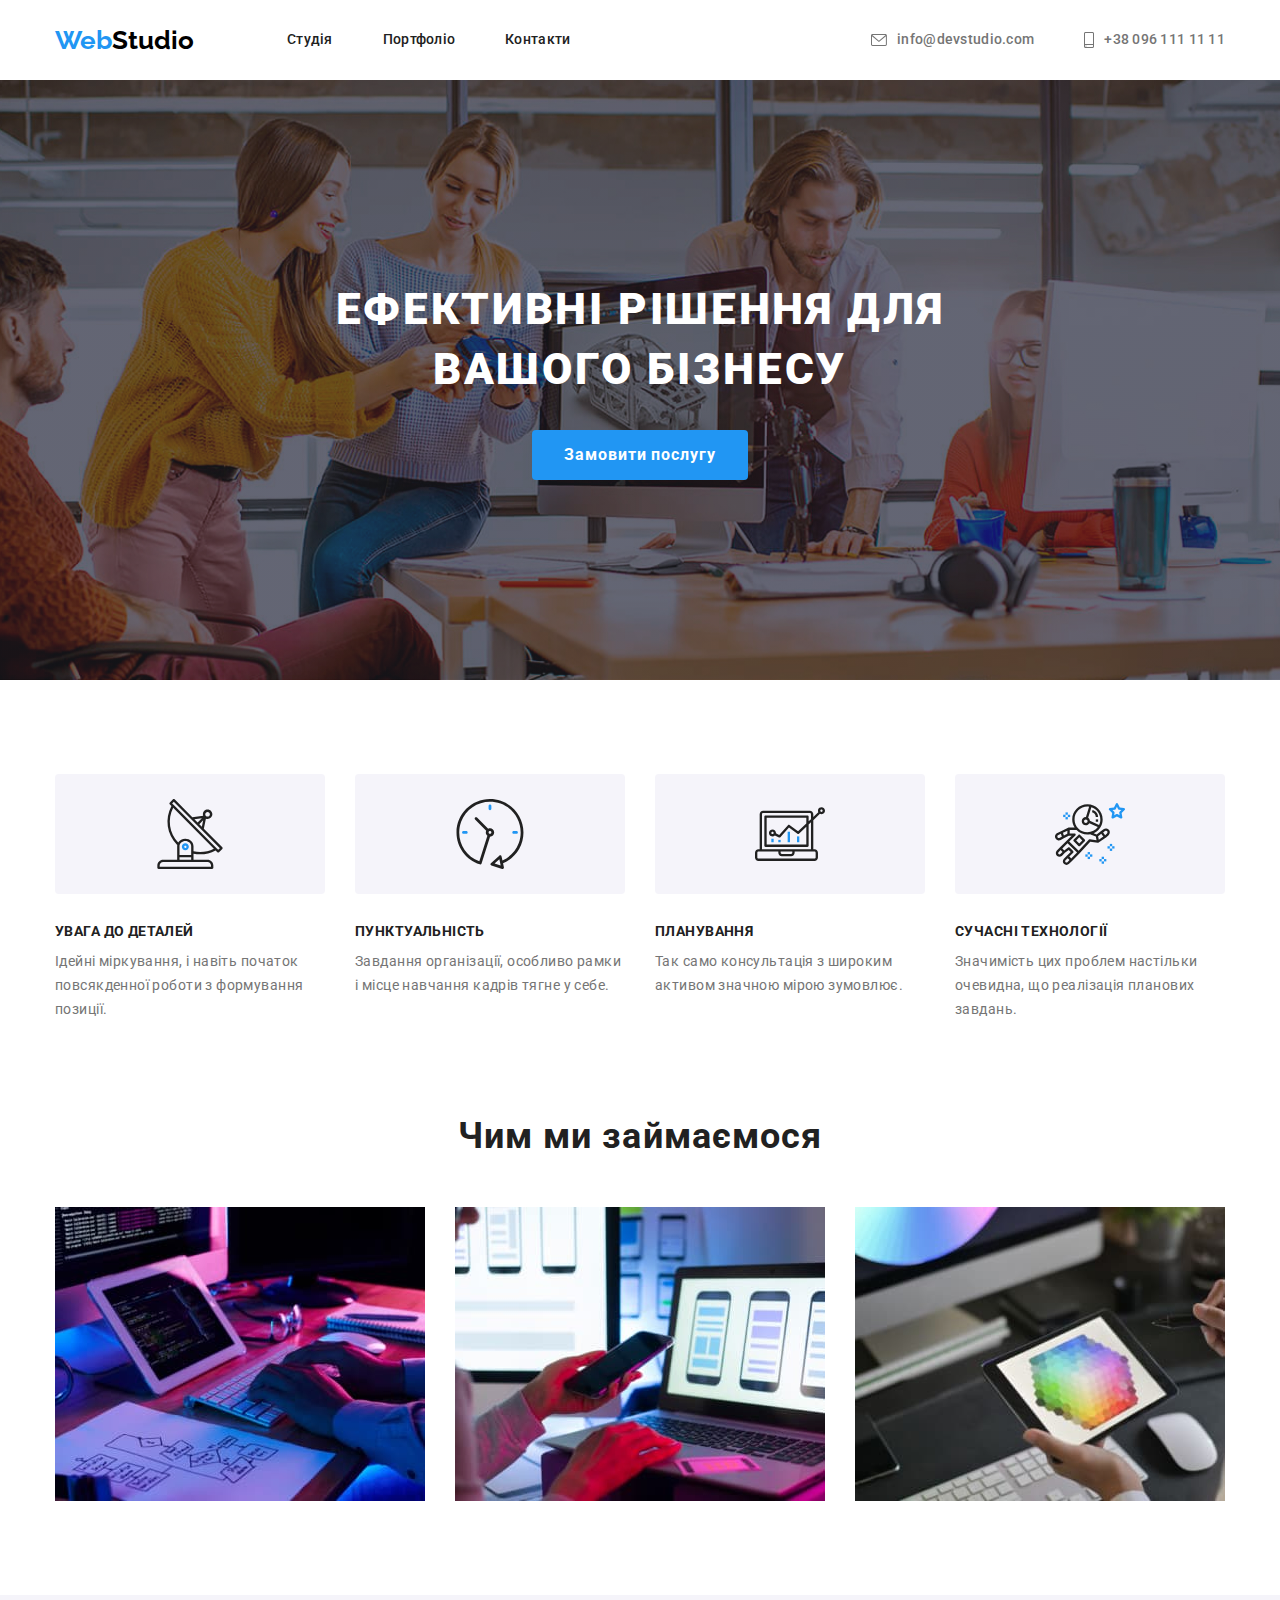
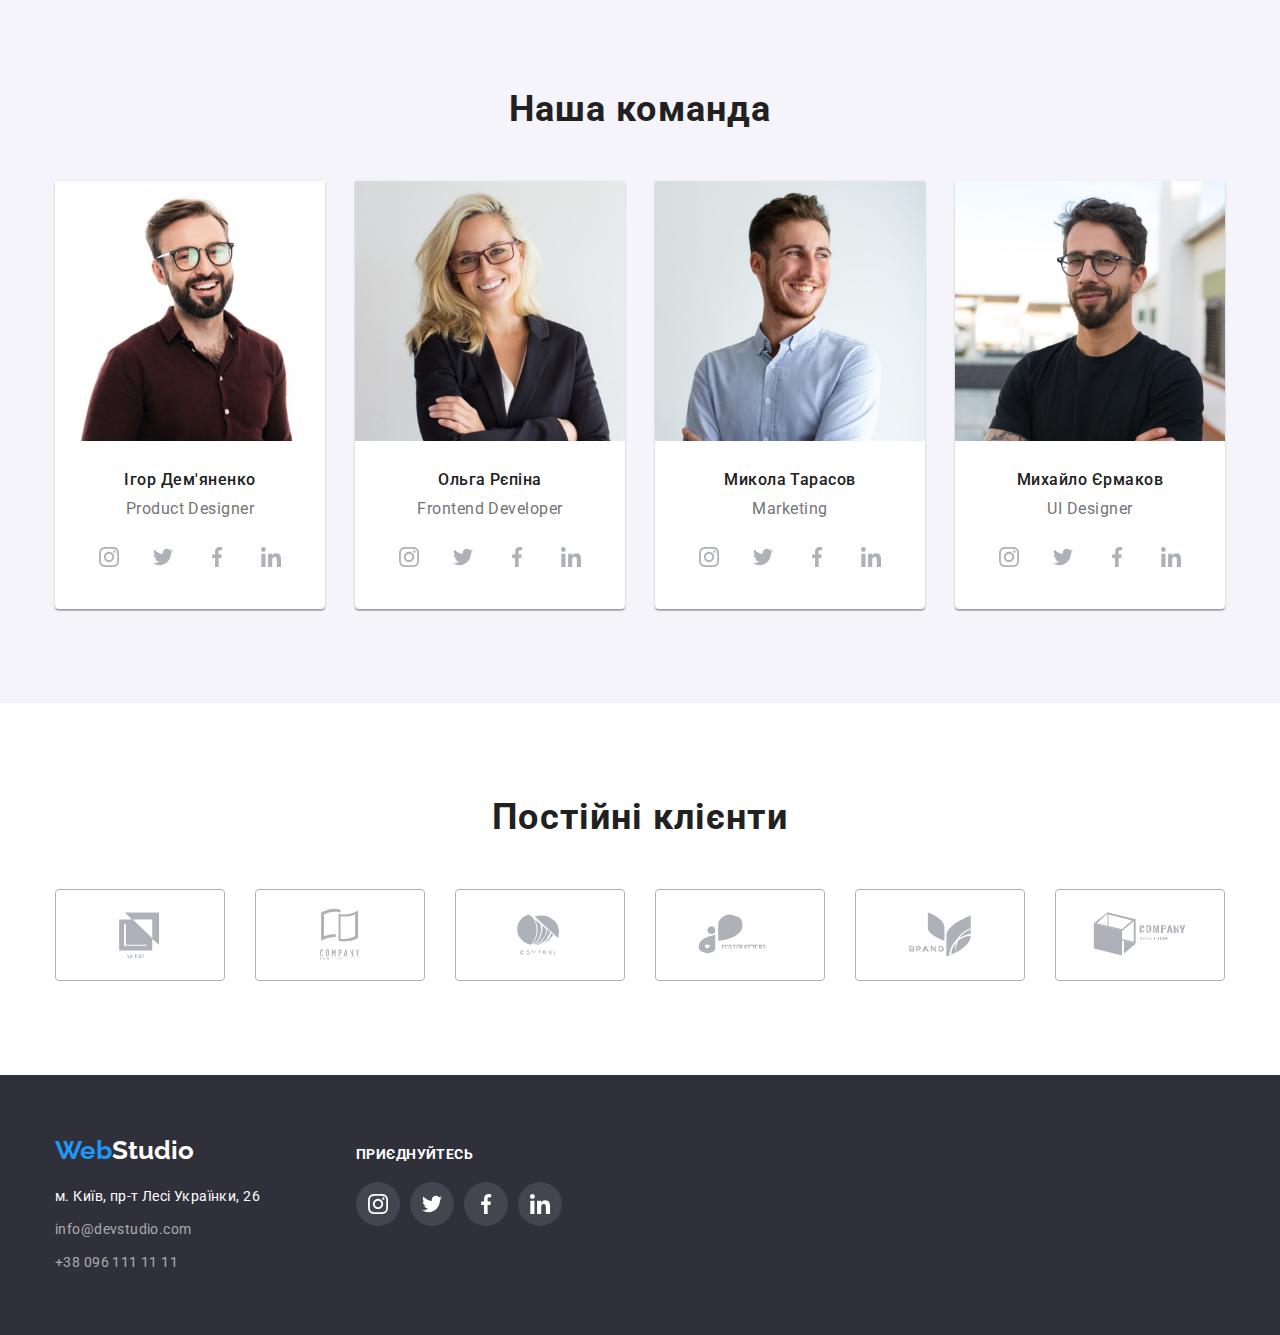
<file: index.html>
<!DOCTYPE html>
<html lang="en">
  <head>
    <meta charset="UTF-8" />
    <meta http-equiv="X-UA-Compatible" content="IE=edge" />
    <meta name="viewport" content="width=device-width, initial-scale=1.0" />
    <title>studio</title>
    <link
      rel="stylesheet"
      href="https://fonts.googleapis.com/css2?family=Raleway:wght@700&family=Roboto:wght@400;500;700;900&display=swap"
    />
    <link
      rel="stylesheet"
      href="https://cdnjs.cloudflare.com/ajax/libs/modern-normalize/1.1.0/modern-normalize.min.css"
    />
    <link rel="stylesheet" href="./css/styles.css" />
  </head>

  <body>
    <header>
      <div class="container header-nav">
        <a class="logo" href="./index.html"
          ><span class="logo-accent">Web</span>Studio</a
        >
        <nav>
          <ul class="site-nav list">
            <li class="item">
              <a href="./index.html" class="link">Студія</a>
            </li>
            <li class="item">
              <a href="./portfolio.html" class="link">Портфоліо</a>
            </li>
            <li class="item"><a href="" class="link">Контакти</a></li>
          </ul>
        </nav>
        <ul class="contacts-nav list">
          <li class="item">
            <a href="mailto:info@devstudio.com" class="link"
              ><svg class="icon" width="16" height="12">
                <use href="./images/symbol-defs.svg#icon-envelope"></use></svg
              >info@devstudio.com
            </a>
          </li>
          <li class="item">
            <a href="tel:+380961111111" class="link"
              ><svg class="icon" width="10" height="16">
                <use href="./images/symbol-defs.svg#icon-smartphone"></use></svg
              >+38 096 111 11 11</a
            >
          </li>
        </ul>
      </div>
    </header>

    <main>
      <section class="hero overlay">
        <h1 class="hero-title">Ефективні рішення для вашого бізнесу</h1>
        <button type="button" class="button">Замовити послугу</button>
      </section>
      <section class="section section-side">
        <div class="container">
          <h2 class="section-title-premium"></h2>
          <ul class="features-list list">
            <li class="item icon-antenna">
              <h3 class="title">УВАГА ДО ДЕТАЛЕЙ</h3>
              <p class="description">
                Ідейні міркування, і навіть початок повсякденної роботи з
                формування позиції.
              </p>
            </li>
            <li class="item icon-clock">
              <h3 class="title">ПУНКТУАЛЬНІСТЬ</h3>
              <p class="description">
                Завдання організації, особливо рамки і місце навчання кадрів
                тягне у себе.
              </p>
            </li>
            <li class="item icon-diagram">
              <h3 class="title">ПЛАНУВАННЯ</h3>
              <p class="description">
                Так само консультація з широким активом значною мірою зумовлює.
              </p>
            </li>
            <li class="item icon-astronaut">
              <h3 class="title">СУЧАСНІ ТЕХНОЛОГІЇ</h3>
              <p class="description">
                Значимість цих проблем настільки очевидна, що реалізація
                планових завдань.
              </p>
            </li>
          </ul>
        </div>
      </section>
      <section class="section features-section">
        <div class="container">
          <h2 class="section-title section">Чим ми займаємося</h2>
          <ul class="images-list list">
            <li>
              <img
                class="image"
                src="./images/img1.jpg"
                alt="coding"
                width="370"
              />
            </li>
            <li>
              <img
                class="image"
                src="./images/img2.jpg"
                alt="analysis"
                width="370"
              />
            </li>
            <li>
              <img
                class="image"
                src="./images/img3.jpg"
                alt="color"
                width="370"
              />
            </li>
          </ul>
        </div>
      </section>
      <section class="section team-section">
        <div class="container">
          <h2 class="section-title">Наша команда</h2>
          <ul class="team-list list">
            <li class="item">
              <img
                class="image"
                src="./images/Product-Designer.jpg"
                alt="Product Designer"
                width="270"
              />
              <div class="infocard">
                <h3 class="title">Ігор Дем'яненко</h3>
                <p class="work">Product Designer</p>
                <ul class="social-list-team list">
                  <li class="items">
                    <a href="" class="link"
                      ><svg class="icon" width="20" height="20">
                        <use
                          href="./images/symbol-defs.svg#icon-instagram"
                        ></use>
                      </svg>
                    </a>
                  </li>
                  <li class="items">
                    <a href="" class="link"
                      ><svg class="icon" width="20" height="20">
                        <use href="./images/symbol-defs.svg#icon-twitter"></use>
                      </svg>
                    </a>
                  </li>
                  <li class="items">
                    <a href="" class="link"
                      ><svg class="icon" width="20" height="20">
                        <use
                          href="./images/symbol-defs.svg#icon-facebook"
                        ></use>
                      </svg>
                    </a>
                  </li>
                  <li class="items">
                    <a href="" class="link"
                      ><svg class="icon" width="20" height="20">
                        <use
                          href="./images/symbol-defs.svg#icon-linkedin"
                        ></use>
                      </svg>
                    </a>
                  </li>
                </ul>
              </div>
            </li>
            <li class="item">
              <img
                class="image"
                src="./images/Frontend-Developer.jpg"
                alt="Frontend Developer"
                width="270"
              />
              <div class="infocard">
                <h3 class="title">Ольга Рєпіна</h3>
                <p class="work">Frontend Developer</p>
                <ul class="social-list-team list">
                  <li class="items">
                    <a href="" class="link"
                      ><svg class="icon" width="20" height="20">
                        <use
                          href="./images/symbol-defs.svg#icon-instagram"
                        ></use>
                      </svg>
                    </a>
                  </li>
                  <li class="items">
                    <a href="" class="link"
                      ><svg class="icon" width="20" height="20">
                        <use href="./images/symbol-defs.svg#icon-twitter"></use>
                      </svg>
                    </a>
                  </li>
                  <li class="items">
                    <a href="" class="link"
                      ><svg class="icon" width="20" height="20">
                        <use
                          href="./images/symbol-defs.svg#icon-facebook"
                        ></use>
                      </svg>
                    </a>
                  </li>
                  <li class="items">
                    <a href="" class="link"
                      ><svg class="icon" width="20" height="20">
                        <use
                          href="./images/symbol-defs.svg#icon-linkedin"
                        ></use>
                      </svg>
                    </a>
                  </li>
                </ul>
              </div>
            </li>
            <li class="item">
              <img
                class="image"
                src="./images/Marketing.jpg"
                alt="Marketing"
                width="270"
              />
              <div class="infocard">
                <h3 class="title">Микола Тарасов</h3>
                <p class="work">Marketing</p>
                <ul class="social-list-team list">
                  <li class="items">
                    <a href="" class="link"
                      ><svg class="icon" width="20" height="20">
                        <use
                          href="./images/symbol-defs.svg#icon-instagram"
                        ></use>
                      </svg>
                    </a>
                  </li>
                  <li class="items">
                    <a href="" class="link"
                      ><svg class="icon" width="20" height="20">
                        <use href="./images/symbol-defs.svg#icon-twitter"></use>
                      </svg>
                    </a>
                  </li>
                  <li class="items">
                    <a href="" class="link"
                      ><svg class="icon" width="20" height="20">
                        <use
                          href="./images/symbol-defs.svg#icon-facebook"
                        ></use>
                      </svg>
                    </a>
                  </li>
                  <li class="items">
                    <a href="" class="link"
                      ><svg class="icon" width="20" height="20">
                        <use
                          href="./images/symbol-defs.svg#icon-linkedin"
                        ></use>
                      </svg>
                    </a>
                  </li>
                </ul>
              </div>
            </li>
            <li class="item">
              <img
                class="image"
                src="./images/UI-Designer.jpg"
                alt="UI Designer"
                width="270"
              />
              <div class="infocard">
                <h3 class="title">Михайло Єрмаков</h3>
                <p class="work">UI Designer</p>
                <ul class="social-list-team list">
                  <li class="items">
                    <a href="" class="link"
                      ><svg class="icon" width="20" height="20">
                        <use
                          href="./images/symbol-defs.svg#icon-instagram"
                        ></use>
                      </svg>
                    </a>
                  </li>
                  <li class="items">
                    <a href="" class="link"
                      ><svg class="icon" width="20" height="20">
                        <use href="./images/symbol-defs.svg#icon-twitter"></use>
                      </svg>
                    </a>
                  </li>
                  <li class="items">
                    <a href="" class="link"
                      ><svg class="icon" width="20" height="20">
                        <use
                          href="./images/symbol-defs.svg#icon-facebook"
                        ></use>
                      </svg>
                    </a>
                  </li>
                  <li class="items">
                    <a href="" class="link"
                      ><svg class="icon" width="20" height="20">
                        <use
                          href="./images/symbol-defs.svg#icon-linkedin"
                        ></use>
                      </svg>
                    </a>
                  </li>
                </ul>
              </div>
            </li>
          </ul>
        </div>
      </section>
      <section class="section-clients">
        <div class="container">
          <h2 class="section-title">Постійні клієнти</h2>
          <ul class="clients-list list">
            <li class="clients-list-items">
              <a class="clients-link" href="">
                <svg class="client-icon" width="106" height="60">
                  <use href="./images/symbol-defs.svg#icon-logo1"></use>
                </svg>
              </a>
            </li>
            <li class="clients-list-items">
              <a class="clients-link" href="">
                <svg class="client-icon" width="106" height="60">
                  <use href="./images/symbol-defs.svg#icon-logo2"></use>
                </svg>
              </a>
            </li>
            <li class="clients-list-items">
              <a class="clients-link" href="">
                <svg class="client-icon" width="106" height="60">
                  <use href="./images/symbol-defs.svg#icon-logo3"></use>
                </svg>
              </a>
            </li>
            <li class="clients-list-items">
              <a class="clients-link" href="">
                <svg class="client-icon" width="106" height="60">
                  <use href="./images/symbol-defs.svg#icon-logo4"></use>
                </svg>
              </a>
            </li>
            <li class="clients-list-items">
              <a class="clients-link" href="">
                <svg class="client-icon" width="106" height="60">
                  <use href="./images/symbol-defs.svg#icon-logo5"></use>
                </svg>
              </a>
            </li>
            <li class="clients-list-items">
              <a class="clients-link" href="">
                <svg class="client-icon" width="106" height="60">
                  <use href="./images/symbol-defs.svg#icon-logo6"></use>
                </svg>
              </a>
            </li>
          </ul>
        </div>
      </section>
      <footer class="footer">
        <div class="container footer-section">
          <div class="logo-address">
            <a class="logo" href="./index.html"
              ><span class="logo-accent">Web</span
              ><span class="logo-white">Studio</span></a
            >
            <address class="address-nav list">
              <ul class="address-list list">
                <li class="item">
                  <a href="" class="address-office link"
                    >м. Київ, пр-т Лесі Українки, 26</a
                  >
                </li>
                <li class="item">
                  <a href="mailto:info@devstudio.com" class="address-link link"
                    >info@devstudio.com</a
                  >
                </li>
                <li class="item">
                  <a href="tel:+380961111111" class="address-link link"
                    >+38 096 111 11 11</a
                  >
                </li>
              </ul>
            </address>
          </div>
          <div class="section-social">
            <p class="text">приєднуйтесь</p>
            <ul class="social-list list">
              <li class="item">
                <a href="" class="link"
                  ><svg class="icon" width="20" height="20">
                    <use href="./images/symbol-defs.svg#icon-instagram"></use>
                  </svg>
                </a>
              </li>
              <li class="item">
                <a href="" class="link"
                  ><svg class="icon" width="20" height="20">
                    <use href="./images/symbol-defs.svg#icon-twitter"></use>
                  </svg>
                </a>
              </li>
              <li class="item">
                <a href="" class="link"
                  ><svg class="icon" width="20" height="20">
                    <use href="./images/symbol-defs.svg#icon-facebook"></use>
                  </svg>
                </a>
              </li>
              <li class="item">
                <a href="" class="link"
                  ><svg class="icon" width="20" height="20">
                    <use href="./images/symbol-defs.svg#icon-linkedin"></use>
                  </svg>
                </a>
              </li>
            </ul>
          </div>
        </div>
      </footer>
    </main>
  </body>
</html>
</file>
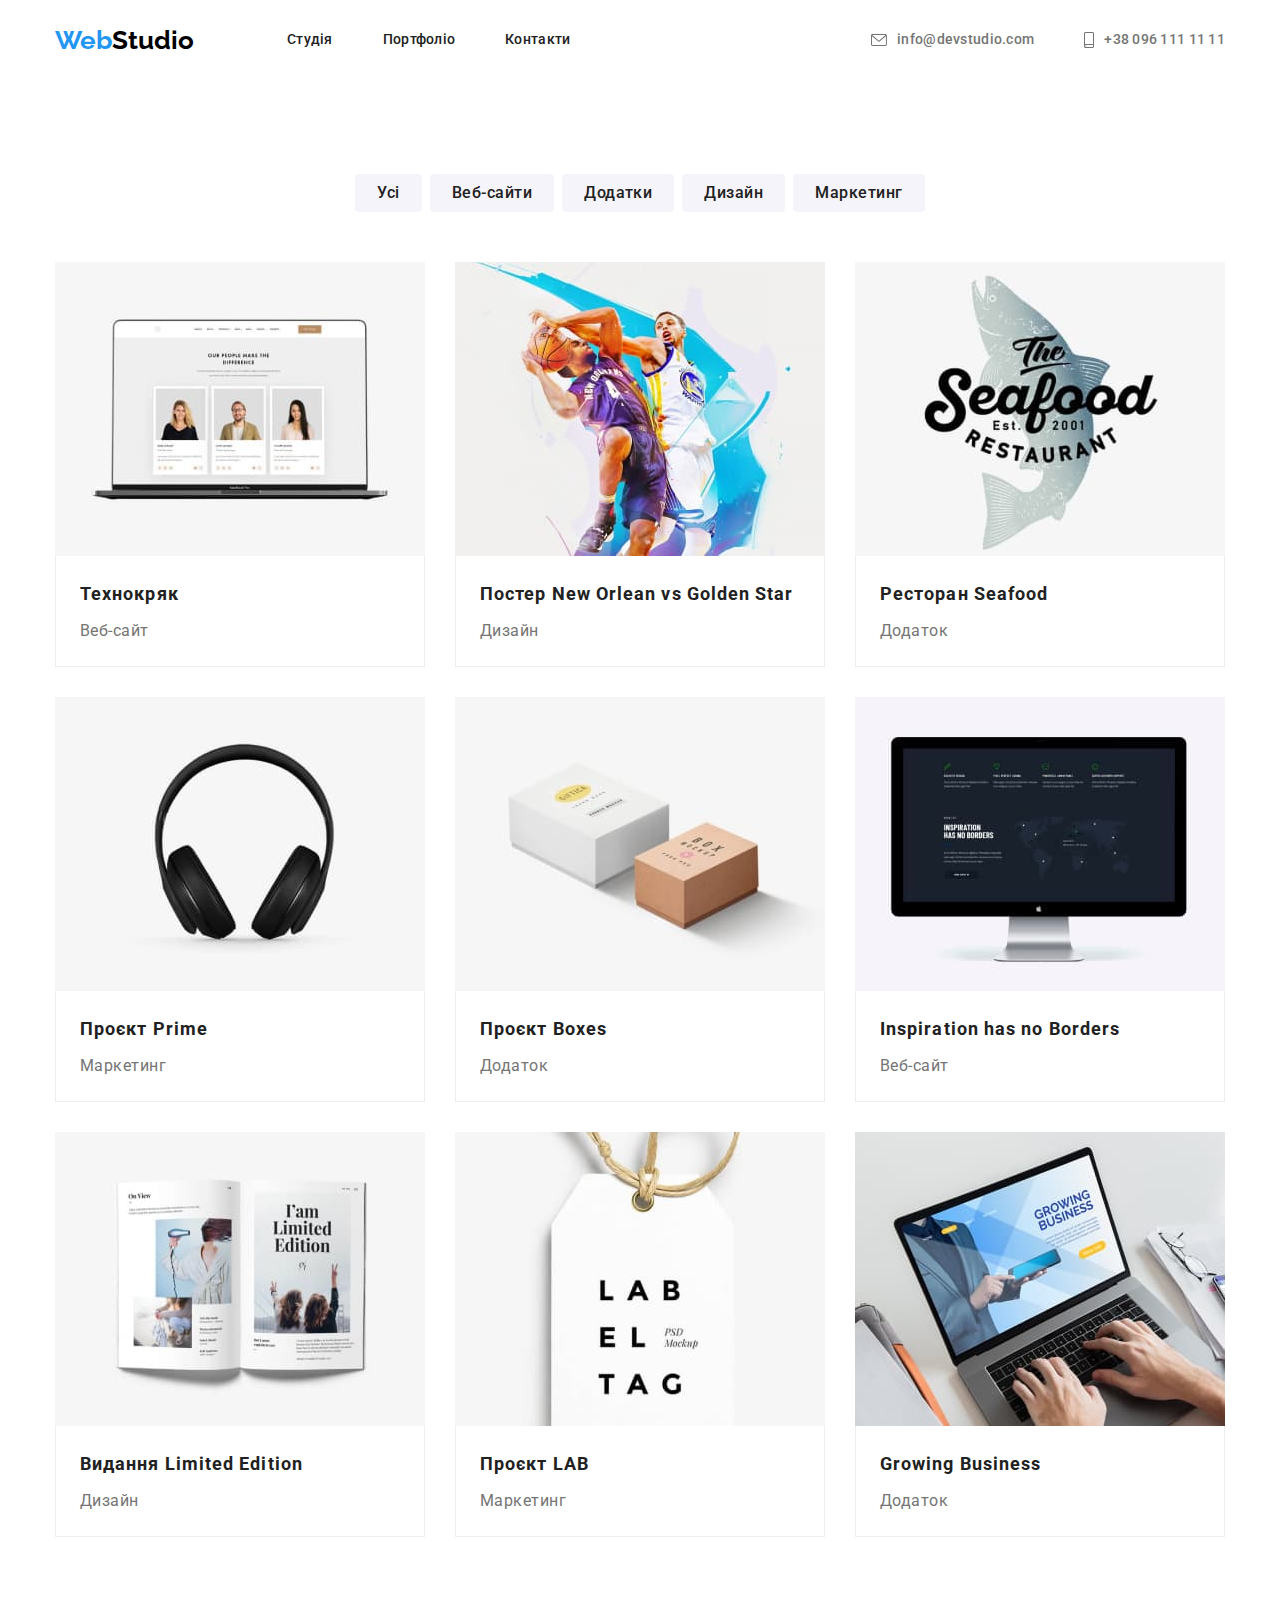
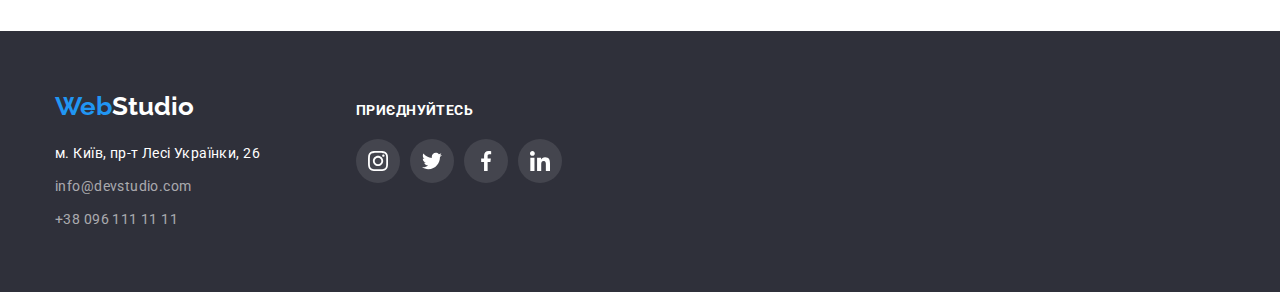
<file: portfolio.html>
<!DOCTYPE html>
<html lang="en">
  <head>
    <meta charset="UTF-8" />
    <meta http-equiv="X-UA-Compatible" content="IE=edge" />
    <meta name="viewport" content="width=device-width, initial-scale=1.0" />
    <title>portfolio</title>
    <link
      rel="stylesheet"
      href="https://fonts.googleapis.com/css2?family=Raleway:wght@700&family=Roboto:wght@400;500;700;900&display=swap"
    />
    <link
      rel="stylesheet"
      href="https://cdnjs.cloudflare.com/ajax/libs/modern-normalize/1.1.0/modern-normalize.min.css"
    />
    <link rel="stylesheet" href="./css/styles.css" />
  </head>

  <body>
    <header>
      <div class="container header-nav">
        <a class="logo" href="./index.html"
          ><span class="logo-accent">Web</span>Studio</a
        >
        <nav>
          <ul class="site-nav list">
            <li class="item">
              <a href="./index.html" class="link">Студія</a>
            </li>
            <li class="item">
              <a href="./portfolio.html" class="link">Портфоліо</a>
            </li>
            <li class="item"><a href="" class="link">Контакти</a></li>
          </ul>
        </nav>
        <ul class="contacts-nav list">
          <li class="item">
            <a href="mailto:info@devstudio.com" class="link"
              ><svg class="icon" width="16" height="12">
                <use href="./images/symbol-defs.svg#icon-envelope"></use></svg
              >info@devstudio.com
            </a>
          </li>
          <li class="item">
            <a href="tel:+380961111111" class="link"
              ><svg class="icon" width="10" height="16">
                <use href="./images/symbol-defs.svg#icon-smartphone"></use></svg
              >+38 096 111 11 11</a
            >
          </li>
        </ul>
      </div>
    </header>

    <section class="section section-filter">
      <div class="container">
        <h2></h2>
        <ul class="filter-list list">
          <li class="item"><button class="btn" type="button">Усі</button></li>
          <li class="item">
            <button class="btn" type="button">Веб-сайти</button>
          </li>
          <li class="item">
            <button class="btn" type="button">Додатки</button>
          </li>
          <li class="item">
            <button class="btn" type="button">Дизайн</button>
          </li>
          <li class="item">
            <button class="btn" type="button">Маркетинг</button>
          </li>
        </ul>
      </div>
      <div class="container">
        <h2></h2>
        <ul class="product-list list">
          <li class="item">
            <a class="poster" href=""
              ><img
                class="image"
                src="./images/techno.jpg"
                alt="Веб-сайт"
                width="370"
              />
              <div class="lead">
                <h3 class="title">Технокряк</h3>
                <p class="description">Веб-сайт</p>
              </div>
            </a>
          </li>
          <li class="item">
            <a class="poster" href=""
              ><img
                class="image"
                src="./images/orlean.jpg"
                alt="Банер"
                width="370"
              />
              <div class="lead">
                <h3 class="title">Постер New Orlean vs Golden Star</h3>
                <p class="description">Дизайн</p>
              </div></a
            >
          </li>
          <li class="item">
            <a class="poster" href=""
              ><img
                class="image"
                src="./images/seafood.jpg"
                alt="Додаток"
                width="370"
              />
              <div class="lead">
                <h3 class="title">Ресторан Seafood</h3>
                <p class="description">Додаток</p>
              </div></a
            >
          </li>
          <li class="item">
            <a class="poster" href=""
              ><img
                class="image"
                src="./images/prime.jpg"
                alt="Маркетинг"
                width="370"
              />
              <div class="lead">
                <h3 class="title">Проєкт Prime</h3>
                <p class="description">Маркетинг</p>
              </div></a
            >
          </li>
          <li class="item">
            <a class="poster" href=""
              ><img
                class="image"
                src="./images/boxes.jpg"
                alt="Додаток"
                width="370"
              />
              <div class="lead">
                <h3 class="title">Проєкт Boxes</h3>
                <p class="description">Додаток</p>
              </div></a
            >
          </li>
          <li class="item">
            <a class="poster" href=""
              ><img
                class="image"
                src="./images/borders.jpg"
                alt="Веб-сайт"
                width="370"
              />
              <div class="lead">
                <h3 class="title">Inspiration has no Borders</h3>
                <p class="description">Веб-сайт</p>
              </div></a
            >
          </li>
          <li class="item">
            <a class="poster" href=""
              ><img
                class="image"
                src="./images/edition.jpg"
                alt="Дизайн"
                width="370"
              />
              <div class="lead">
                <h3 class="title">Видання Limited Edition</h3>
                <p class="description">Дизайн</p>
              </div></a
            >
          </li>
          <li class="item">
            <a class="poster" href=""
              ><img
                class="image"
                src="./images/lab.jpg"
                alt="Маркетинг"
                width="370"
              />
              <div class="lead">
                <h3 class="title">Проєкт LAB</h3>
                <p class="description">Маркетинг</p>
              </div></a
            >
          </li>
          <li class="item">
            <a class="poster" href=""
              ><img
                class="image"
                src="./images/growing.jpg"
                alt="Додаток"
                width="370"
              />
              <div class="lead">
                <h3 class="title">Growing Business</h3>
                <p class="description">Додаток</p>
              </div></a
            >
          </li>
        </ul>
      </div>
    </section>
    <main>
      <footer class="footer">
        <div class="container footer-section">
          <div class="logo-address">
            <a class="logo" href="./index.html"
              ><span class="logo-accent">Web</span
              ><span class="logo-white">Studio</span></a
            >
            <address class="address-nav list">
              <ul class="address-list list">
                <li class="item">
                  <a href="" class="address-office link"
                    >м. Київ, пр-т Лесі Українки, 26</a
                  >
                </li>
                <li class="item">
                  <a href="mailto:info@devstudio.com" class="address-link link"
                    >info@devstudio.com</a
                  >
                </li>
                <li class="item">
                  <a href="tel:+380961111111" class="address-link link"
                    >+38 096 111 11 11</a
                  >
                </li>
              </ul>
            </address>
          </div>
          <div class="section-social">
            <p class="text">приєднуйтесь</p>
            <ul class="social-list list">
              <li class="item">
                <a href="" class="link"
                  ><svg class="icon" width="20" height="20">
                    <use href="./images/symbol-defs.svg#icon-instagram"></use>
                  </svg>
                </a>
              </li>
              <li class="item">
                <a href="" class="link"
                  ><svg class="icon" width="20" height="20">
                    <use href="./images/symbol-defs.svg#icon-twitter"></use>
                  </svg>
                </a>
              </li>
              <li class="item">
                <a href="" class="link"
                  ><svg class="icon" width="20" height="20">
                    <use href="./images/symbol-defs.svg#icon-facebook"></use>
                  </svg>
                </a>
              </li>
              <li class="item">
                <a href="" class="link"
                  ><svg class="icon" width="20" height="20">
                    <use href="./images/symbol-defs.svg#icon-linkedin"></use>
                  </svg>
                </a>
              </li>
            </ul>
          </div>
        </div>
      </footer>
    </main>
  </body>
</html>
</file>
<file: css/styles.css>
/* основний колір тексту #757575 */
/* колір заголовків #212121 */
/* колір фону #ffffff */
/* сірий колір тексту rgba(255,255,255,0.6)*/
/* колір акценту #2196F3*/
/* колір фону #2F303A*/
/* колір другорядного фону #F5F4FA*/
/* колір логотипу другорядний #000000 */

:root {
  --primery-text-color: #757575;
  --title-text-color: #212121;
  --primery-background-color: #ffffff;
  --accent-color: #2196f3;
  --background-footer: #2f303a;
  --logo-color: #000000;
  --hero-text: #ffffff;
  --background-btn: #f5f4fa;
  --contact-color: #ffffff99;
  --icon-color: #afb1b8;
}

body {
  background-color: var(--primery-background-color);
  color: var(--primery-text-color);
  font-family: Roboto, sans-serif;
  font-style: normal;
}

a {
  text-decoration: none;
}

button {
  cursor: pointer;
}

.list {
  list-style: none;
}

.container {
  padding-left: 15px;
  padding-right: 15px;
  margin-left: auto;
  margin-right: auto;
  width: 1200px;

  /* outline: 2px solid #2196f3; */
}
h1,
h2,
h3,
p,
ul {
  margin: 0;
  padding: 0;
}
.image {
  display: block;
}
/* Header */
.header {
  border-bottom: 1px solid #ececec;
}

.header-nav {
  display: flex;
  align-items: center;
}
/* Logo */
.logo {
  margin-right: 93px;

  color: var(--logo-color);

  font-family: "Raleway";
  font-weight: 700;
  font-size: 26px;
  line-height: 1.19;
}
.logo-accent {
  color: var(--accent-color);
}
/* Site-nav */
.site-nav {
  display: flex;
  padding-left: 0;
}

.site-nav .item:not(last-child) {
  margin-right: 50px;
}
.site-nav .link {
  display: block;
  padding-top: 32px;
  padding-bottom: 32px;
  color: var(--title-text-color);

  font-weight: 500;
  font-size: 14px;
  line-height: 1.14;
  letter-spacing: 0.02em;
}

.site-nav .link:hover,
.site-nav .link:focus {
  color: var(--accent-color);
}
/* Contacts-nav */

.contacts-nav {
  display: flex;
  margin-left: auto;
}
.contacts-nav .item:not(:last-child) {
  margin-right: 50px;
}

.contacts-nav .link {
  display: flex;
  padding-top: 32px;
  padding-bottom: 32px;
  color: var(--primery-text-color);

  font-weight: 500;
  font-size: 14px;
  line-height: 1.14;
  letter-spacing: 0.02em;

  align-items: center;
}
.contacts-nav .link:hover,
.contacts-nav .link:focus {
  color: var(--accent-color);
}
/* Hero */

.overlay {
  margin-left: auto;
  margin-right: auto;

  max-width: 1600px;
  max-height: 600px;
  color: rgb(47, 48, 58);

  background-image: linear-gradient(
      rgba(47, 48, 58, 0.4),
      rgba(47, 48, 58, 0.4)
    ),
    url(../images/bg-Img.jpg);

  background-position: center;
  background-size: cover;
  background-repeat: no-repeat;
}
.hero {
  padding-top: 200px;
  padding-bottom: 200px;
  background-color: var(--background-footer);

  text-align: center;
}
.hero-title {
  max-width: 696px;
  margin-left: auto;
  margin-right: auto;
  margin-bottom: 30px;

  color: var(--hero-text);

  font-weight: 900;
  font-size: 44px;
  line-height: 1.36;
  /* or 136% */

  text-align: center;
  letter-spacing: 0.06em;
  text-transform: uppercase;
}
/* button */
.button {
  align-items: center;
  padding: 10px 32px;

  background-color: var(--accent-color);
  color: var(--hero-text);

  font-weight: 700;
  font-size: 16px;
  line-height: 1.88;
  /* identical to box height, or 188% */
  text-align: center;
  letter-spacing: 0.06em;

  border-radius: 4px;
  border: inherit;
}

/* Section */
.section-side {
  padding-top: 94px;
}

.section-title {
  color: var(--title-text-color);
  margin-bottom: 50px;

  /* font-weight: 700; */
  font-size: 36px;
  line-height: 1.16;
  text-align: center;
  letter-spacing: 0.03em;
}
/* Features */
.features-section {
  padding-top: 94px;
  padding-bottom: 94px;
}
.features-list {
  display: flex;

  padding-left: 0;
}

.features-list .item {
  width: calc((100%-90px) / 4);
  margin-right: 30px;
}

.features-list .item:nth-child(4n) {
  margin-right: 0;
}

.features-list .title {
  margin-bottom: 10px;

  color: var(--title-text-color);

  font-weight: 700;
  font-size: 14px;
  line-height: 1.14;
  letter-spacing: 0.03em;
  text-transform: uppercase;
}

.features-list .description {
  font-weight: 400;
  font-size: 14px;
  line-height: 1.71;
  /* or 171% */

  letter-spacing: 0.03em;
}

.features-list .item::before {
  content: "";
  display: block;
  width: 270px;
  height: 120px;
  margin-bottom: 30px;

  background-color: #f5f4fa;
  background-position: center;
  background-repeat: no-repeat;

  border-radius: 4px;
}

.icon-antenna::before {
  background-image: url(../images/antenna.svg);
}
.icon-clock::before {
  background-image: url(../images/clock.svg);
}
.icon-diagram::before {
  background-image: url(../images/diagram.svg);
}
.icon-astronaut::before {
  background-image: url(../images/astronaut.svg);
}

/* Images */
.images-list {
  display: flex;
  justify-content: space-between;
}
/* Team */
.team-section {
  padding-top: 94px;
  padding-bottom: 94px;
  background-color: var(--background-btn);
}

.team-list .title {
  margin-bottom: 10px;

  color: var(--title-text-color);

  font-weight: 500;
  font-size: 16px;
  line-height: 1.18;
  /* identical to box height */

  text-align: center;
  letter-spacing: 0.03em;
}
.team-list .work {
  margin-bottom: 16px;

  font-weight: 400;
  font-size: 16px;
  line-height: 1.18;
  /* identical to box height */

  text-align: center;
  letter-spacing: 0.03em;
}
.team-list {
  display: flex;
}
.team-list .item {
  width: calc((100%-90px) / 4);

  margin-right: 30px;
  background-color: var(--hero-text);

  box-shadow: 0px 1px 3px rgba(0, 0, 0, 0.12), 0px 1px 1px rgba(0, 0, 0, 0.14),
    0px 2px 1px rgba(0, 0, 0, 0.2);
  border-radius: 0px 0px 4px 4px;
}

.team-list .item:nth-child(4n) {
  margin-right: 0;
}
.infocard {
  padding: 30px 32px;
}

/* Product */
.product-list {
  display: flex;
  flex-wrap: wrap;
}

.product-list .item {
  margin-right: 30px;
  margin-bottom: 30px;
}

.product-list .item:nth-child(3n) {
  margin-right: 0;
}

.product-list .item:nth-last-child(-n + 3) {
  margin-bottom: 0;
}

.product-list .title {
  color: var(--title-text-color);

  /* font-weight: 700; */
  font-size: 18px;
  line-height: 2;
  /* identical to box height, or 200% */

  letter-spacing: 0.06em;
}
.product-list .description {
  margin-top: 4px;

  color: var(--primery-text-color);

  font-weight: 400;
  font-size: 16px;
  line-height: 1.88;
  /* identical to box height, or 188% */

  letter-spacing: 0.03em;
}
.product-list .lead {
  max-width: 370px;

  padding: 20px 24px;
  border-left: 1px solid #eeeeee;
  border-bottom: 1px solid #eeeeee;
  border-right: 1px solid #eeeeee;
}
.poster {
  display: block;
}
.poster:hover,
.poster:focus {
  box-shadow: 0px 1px 1px rgba(0, 0, 0, 0.12), 0px 4px 4px rgba(0, 0, 0, 0.06),
    1px 4px 6px rgba(0, 0, 0, 0.16);
}
/* Filter list btn */
.section-filter {
  padding-top: 94px;
  padding-bottom: 94px;
}

.filter-list {
  display: flex;
  margin-bottom: 50px;

  justify-content: center;
}

.filter-list .btn {
  padding: 6px 22px;
  border-radius: 4px;
  border: inherit;

  background-color: var(--background-btn);
  color: var(--title-text-color);

  font-weight: 500;
  font-size: 16px;
  line-height: 1.62;
  /* identical to box height, or 162% */

  text-align: center;
  letter-spacing: 0.03em;
}

.filter-list .item {
  margin-right: 8px;
}

.filter-list .item:nth-child(5n) {
  margin-right: 0;
}

.filter-list .btn:hover,
.filter-list .btn:focus {
  background-color: var(--accent-color);
  color: var(--hero-text);
  box-shadow: 0px 3px 1px rgba(0, 0, 0, 0.1), 0px 1px 2px rgba(0, 0, 0, 0.08),
    0px 2px 2px rgba(0, 0, 0, 0.12);
}

/* Clients */
.section-clients {
  padding-top: 94px;
  padding-bottom: 94px;
}
.clients-list {
  display: flex;
}
.clients-list-items:not(:last-child) {
  margin-right: 30px;
}
.clients-link {
  display: flex;
  justify-content: center;
  align-items: center;
  width: 170px;
  height: 92px;
  border: 1px solid var(--icon-color);
  box-sizing: border-box;
  border-radius: 4px;
  padding: 16px 32px;
  fill: var(--icon-color);
}
.clients-link:hover,
.clients-link:focus {
  fill: var(--accent-color);
  border: 1px solid var(--accent-color);
}
/* Footer */
.footer {
  padding-top: 60px;
  padding-bottom: 60px;
  background-color: var(--background-footer);
}
.footer-section {
  display: flex;
  align-items: baseline;
}
/* Logo footer */
.logo-address {
  margin-right: 70px;
}
.footer .logo {
  margin-bottom: 20px;
  margin-right: 0;

  display: inline-block;
}
.logo-white {
  color: var(--hero-text);
}
/* Address */
/* .address-nav {
  margin-right: 70px;
} */
.address-nav .link {
  font-style: normal;
}
.address-list {
  width: 231px;
}
.address-office {
  color: #ffffff;

  font-weight: 400;
  font-size: 14px;
  line-height: 1.71;
  /* or 171% */

  letter-spacing: 0.03em;
}
.address-link {
  color: rgba(255, 255, 255, 0.6);

  font-weight: 400;
  font-size: 14px;
  line-height: 1.71;
  /* or 171% */

  letter-spacing: 0.03em;
}

.address-nav .link:hover,
.address-nav .link:focus {
  color: var(--accent-color);
}

.address-list .item:not(:last-child) {
  margin-bottom: 9px;
}

/* .address-list .item:not(:last-child) */
/* Social ICON */
.contacts-nav .icon {
  margin-right: 10px;
  fill: currentColor;
}
.site-nav .contacts-nav:hover,
.site-nav .contacts-nav:focus {
  fill: var(--accent-color);
}

.social-list-team {
  outline: #2196f3;
  text-align: center;
}
.social-list-team .link {
  fill: #afb1b8;
}
.section-social .text {
  margin-bottom: 20px;
  color: var(--hero-text);

  font-weight: 700;
  font-size: 14px;
  line-height: 1.17;
  letter-spacing: 0.03em;
  text-transform: uppercase;
}
.social-list-team,
.social-list {
  display: flex;
  padding: 0;
  margin: 0;
}
.social-list-team .link,
.social-list .link {
  display: flex;

  width: 44px;
  height: 44px;

  align-items: center;
  justify-content: center;

  border-radius: 50%;
}
.social-list .link {
  background-color: rgba(255, 255, 255, 0.1);
}
.social-list .icon {
  fill: #ffffff;
}
.social-list .link:hover,
.social-list .link:focus,
.social-list-team .link:hover,
.social-list-team .link:focus {
  fill: var(--primery-background-color);
  background-color: var(--accent-color);
}
.social-list-team .items:not(:last-child),
.social-list .item:not(:last-child) {
  margin-right: 10px;
}
</file>
